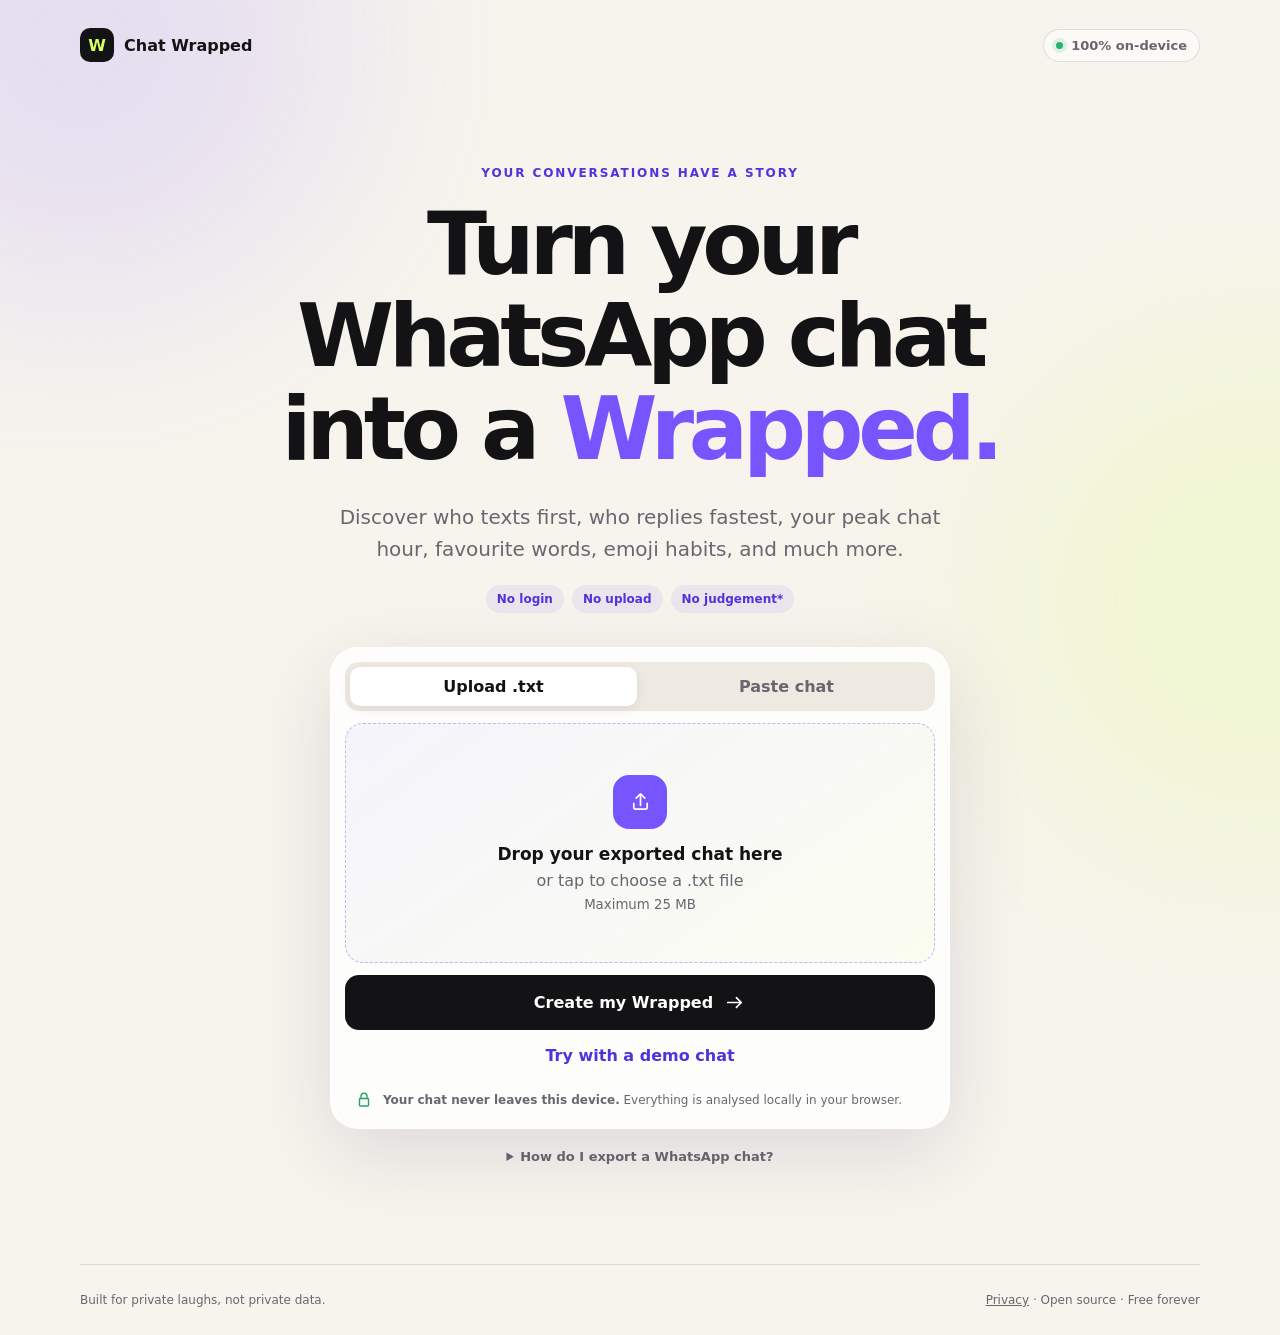
<file: index.html>
<!doctype html>
<html lang="en">
  <head>
    <meta charset="UTF-8" />
    <meta name="viewport" content="width=device-width, initial-scale=1.0" />
    <meta
      name="description"
      content="Turn an exported WhatsApp chat into a private, shareable Chat Wrapped."
    />
    <title>Chat Wrapped - Your WhatsApp story, decoded</title>
    <link rel="stylesheet" href="styles.css" />
  </head>
  <body>
    <div class="ambient ambient-one"></div>
    <div class="ambient ambient-two"></div>

    <header class="site-header">
      <a class="brand" href="#" aria-label="Chat Wrapped home">
        <span class="brand-mark">W</span>
        <span>Chat Wrapped</span>
      </a>
      <span class="privacy-pill"><span class="privacy-dot"></span> 100% on-device</span>
    </header>

    <main>
      <section class="hero" id="hero">
        <div class="eyebrow">Your conversations have a story</div>
        <h1>Turn your WhatsApp chat into a <span>Wrapped.</span></h1>
        <p class="hero-copy">
          Discover who texts first, who replies fastest, your peak chat hour,
          favourite words, emoji habits, and much more.
        </p>

        <div class="hero-badges">
          <span>No login</span>
          <span>No upload</span>
          <span>No judgement*</span>
        </div>

        <div class="upload-card">
          <div class="step-tabs" role="tablist" aria-label="Input method">
            <button class="tab active" data-tab="file" role="tab">Upload .txt</button>
            <button class="tab" data-tab="paste" role="tab">Paste chat</button>
          </div>

          <div class="tab-panel active" id="file-panel">
            <label class="drop-zone" id="drop-zone" for="file-input">
              <input id="file-input" type="file" accept=".txt,text/plain" />
              <span class="upload-icon">
                <svg viewBox="0 0 24 24" aria-hidden="true">
                  <path d="M12 16V4m0 0L7.5 8.5M12 4l4.5 4.5M5 14v4a2 2 0 0 0 2 2h10a2 2 0 0 0 2-2v-4" />
                </svg>
              </span>
              <strong>Drop your exported chat here</strong>
              <span>or tap to choose a .txt file</span>
              <small id="file-name">Maximum 25 MB</small>
            </label>
          </div>

          <div class="tab-panel" id="paste-panel">
            <textarea
              id="chat-input"
              rows="8"
              placeholder="Paste exported WhatsApp chat here..."
              spellcheck="false"
            ></textarea>
          </div>

          <div class="error-message" id="error-message" role="alert"></div>
          <button class="primary-button" id="analyse-button">
            Create my Wrapped
            <svg viewBox="0 0 24 24" aria-hidden="true">
              <path d="M5 12h14m-5-5 5 5-5 5" />
            </svg>
          </button>
          <button class="demo-button" id="demo-button">Try with a demo chat</button>

          <div class="privacy-note">
            <svg viewBox="0 0 24 24" aria-hidden="true">
              <path d="M8 10V7a4 4 0 0 1 8 0v3m-9 0h10a1 1 0 0 1 1 1v8a1 1 0 0 1-1 1H7a1 1 0 0 1-1-1v-8a1 1 0 0 1 1-1Z" />
            </svg>
            <span><strong>Your chat never leaves this device.</strong> Everything is analysed locally in your browser.</span>
          </div>
        </div>

        <details class="export-help">
          <summary>How do I export a WhatsApp chat?</summary>
          <div>
            <p><strong>Android:</strong> Open chat → ⋮ → More → Export chat → Without media.</p>
            <p><strong>iPhone:</strong> Open chat → tap contact/group name → Export Chat → Without Media.</p>
          </div>
        </details>
      </section>

      <section class="results hidden" id="results">
        <div class="results-header">
          <div>
            <div class="eyebrow">The receipts are in</div>
            <h2 id="results-title">Your Chat Wrapped</h2>
            <p id="date-range"></p>
          </div>
          <button class="secondary-button" id="new-chat-button">Analyse another</button>
        </div>

        <div class="spotlight-grid">
          <article class="stat-card hero-stat purple">
            <span class="card-kicker">Total messages</span>
            <strong id="total-messages">0</strong>
            <p id="total-subtext"></p>
            <div class="mini-bars" id="message-bars"></div>
          </article>

          <article class="stat-card hero-stat lime">
            <span class="card-kicker">Conversation starter</span>
            <strong id="starter-name">-</strong>
            <p id="starter-subtext"></p>
            <div class="award-icon">01</div>
          </article>
        </div>

        <div class="stat-grid">
          <article class="stat-card">
            <span class="card-kicker">Fastest replier</span>
            <strong id="fastest-name">-</strong>
            <p id="fastest-time"></p>
          </article>
          <article class="stat-card">
            <span class="card-kicker">Peak chat hour</span>
            <strong id="peak-hour">-</strong>
            <p id="peak-hour-subtext"></p>
          </article>
          <article class="stat-card">
            <span class="card-kicker">Longest streak</span>
            <strong id="longest-streak">-</strong>
            <p>consecutive days of messages</p>
          </article>
          <article class="stat-card">
            <span class="card-kicker">Longest message</span>
            <strong id="longest-message">-</strong>
            <p id="longest-message-subtext"></p>
          </article>
        </div>

        <div class="insights-grid">
          <article class="panel">
            <div class="panel-heading">
              <div>
                <span class="card-kicker">The balance of power</span>
                <h3>Message scoreboard</h3>
              </div>
            </div>
            <div id="participant-list" class="participant-list"></div>
          </article>

          <article class="panel">
            <div class="panel-heading">
              <div>
                <span class="card-kicker">Your shared language</span>
                <h3>Top words</h3>
              </div>
            </div>
            <div id="word-cloud" class="word-cloud"></div>
          </article>

          <article class="panel emoji-panel">
            <div class="panel-heading">
              <div>
                <span class="card-kicker">Emotional vocabulary</span>
                <h3>Emoji leaderboard</h3>
              </div>
            </div>
            <div id="emoji-list" class="emoji-list"></div>
          </article>

          <article class="panel activity-panel">
            <div class="panel-heading">
              <div>
                <span class="card-kicker">When you come alive</span>
                <h3>Weekly activity</h3>
              </div>
            </div>
            <div id="day-chart" class="day-chart"></div>
          </article>
        </div>

        <section class="share-section">
          <div class="share-copy">
            <div class="eyebrow">Made for the group chat</div>
            <h2>Download your share card</h2>
            <p>Names are shortened and message contents are never shown on the card.</p>
          </div>
          <div class="share-layout">
            <canvas id="share-canvas" width="1080" height="1350"></canvas>
            <div class="share-actions">
              <label>
                Card theme
                <select id="theme-select">
                  <option value="midnight">Midnight</option>
                  <option value="lime">Electric lime</option>
                  <option value="sunset">Sunset</option>
                </select>
              </label>
              <button class="primary-button" id="download-button">Download card</button>
              <button class="secondary-button" id="share-button">Share card</button>
            </div>
          </div>
        </section>

        <p class="fine-print">
          *This is entertainment, not relationship science. Reply times exclude gaps longer than 12 hours.
        </p>
      </section>
    </main>

    <footer>
      Built for private laughs, not private data.
      <span><a href="privacy.html">Privacy</a> · Open source · Free forever</span>
    </footer>

    <script src="app.js"></script>
  </body>
</html>
</file>
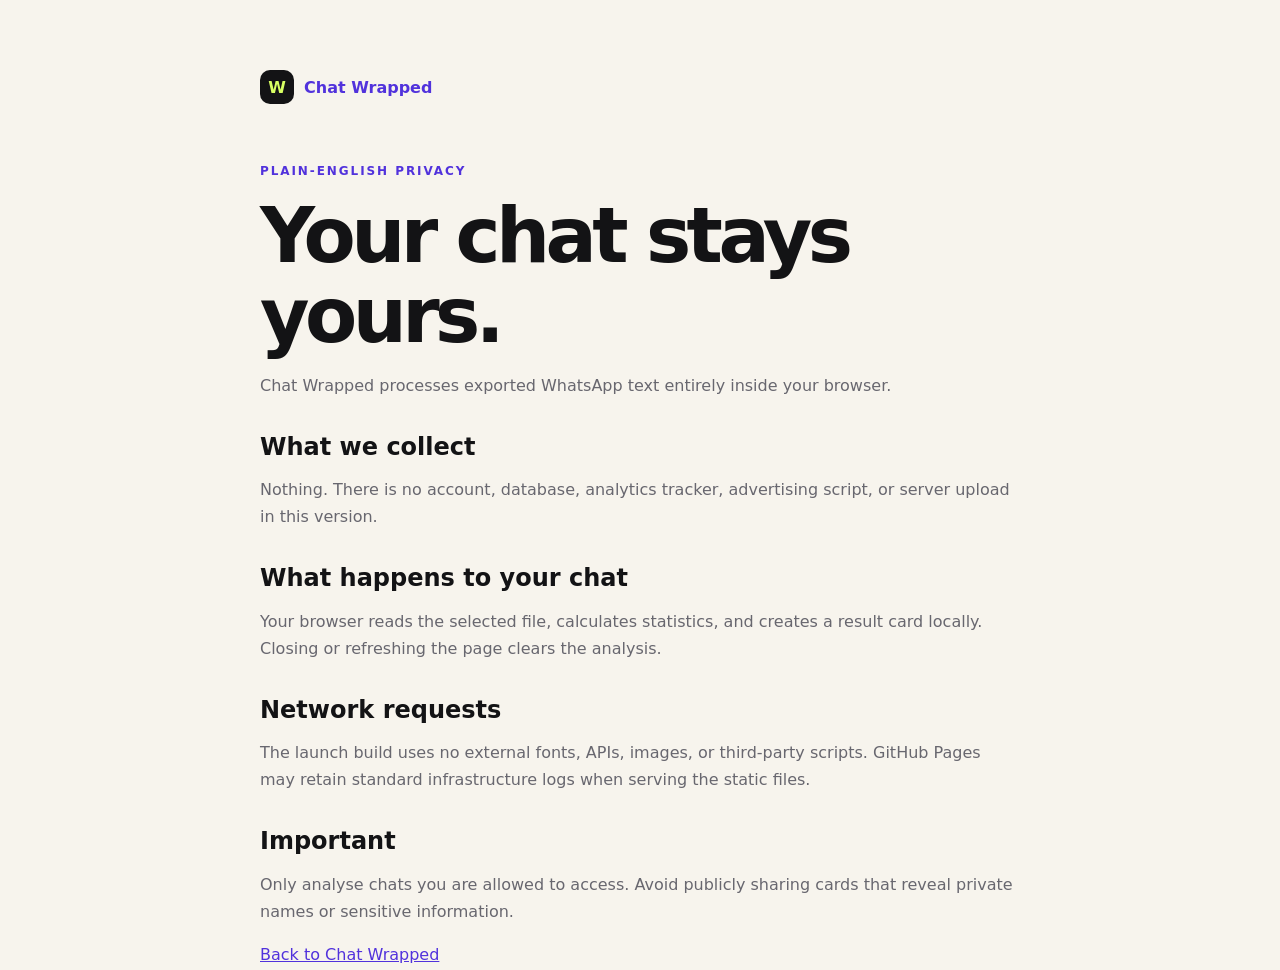
<file: privacy.html>
<!doctype html>
<html lang="en">
  <head>
    <meta charset="UTF-8" />
    <meta name="viewport" content="width=device-width, initial-scale=1.0" />
    <meta name="description" content="Chat Wrapped privacy policy." />
    <title>Privacy - Chat Wrapped</title>
    <link rel="stylesheet" href="styles.css" />
    <style>
      .privacy-page { max-width: 760px; margin: 70px auto 120px; }
      .privacy-page h1 { font-size: clamp(42px, 8vw, 76px); }
      .privacy-page h2 { margin-top: 36px; font-size: 24px; }
      .privacy-page p, .privacy-page li { color: var(--muted); line-height: 1.7; }
      .privacy-page a { color: var(--purple-dark); }
    </style>
  </head>
  <body>
    <main class="privacy-page">
      <a class="brand" href="index.html"><span class="brand-mark">W</span><span>Chat Wrapped</span></a>
      <div class="eyebrow" style="margin-top: 60px">Plain-English privacy</div>
      <h1>Your chat stays yours.</h1>
      <p>Chat Wrapped processes exported WhatsApp text entirely inside your browser.</p>
      <h2>What we collect</h2>
      <p>Nothing. There is no account, database, analytics tracker, advertising script, or server upload in this version.</p>
      <h2>What happens to your chat</h2>
      <p>Your browser reads the selected file, calculates statistics, and creates a result card locally. Closing or refreshing the page clears the analysis.</p>
      <h2>Network requests</h2>
      <p>The launch build uses no external fonts, APIs, images, or third-party scripts. GitHub Pages may retain standard infrastructure logs when serving the static files.</p>
      <h2>Important</h2>
      <p>Only analyse chats you are allowed to access. Avoid publicly sharing cards that reveal private names or sensitive information.</p>
      <p><a href="index.html">Back to Chat Wrapped</a></p>
    </main>
  </body>
</html>
</file>
<file: styles.css>
:root {
  --ink: #131315;
  --muted: #68676f;
  --paper: #f7f4ed;
  --white: #fff;
  --purple: #7655ff;
  --purple-dark: #5132dc;
  --lime: #d8ff63;
  --line: rgba(19, 19, 21, 0.12);
  --shadow: 0 24px 80px rgba(36, 25, 82, 0.12);
}

* {
  box-sizing: border-box;
}

html {
  scroll-behavior: smooth;
}

body {
  margin: 0;
  min-height: 100vh;
  overflow-x: hidden;
  background: var(--paper);
  color: var(--ink);
  font-family: Inter, ui-sans-serif, system-ui, -apple-system, BlinkMacSystemFont, "Segoe UI", sans-serif;
}

button,
textarea,
select {
  font: inherit;
}

button {
  cursor: pointer;
}

.ambient {
  position: fixed;
  z-index: -1;
  width: 520px;
  height: 520px;
  border-radius: 50%;
  filter: blur(110px);
  opacity: 0.2;
  pointer-events: none;
}

.ambient-one {
  top: -220px;
  left: -180px;
  background: #9f86ff;
}

.ambient-two {
  right: -240px;
  top: 340px;
  background: #d8ff63;
}

.site-header {
  width: min(1120px, calc(100% - 40px));
  margin: 0 auto;
  padding: 28px 0;
  display: flex;
  justify-content: space-between;
  align-items: center;
}

.brand {
  display: inline-flex;
  align-items: center;
  gap: 10px;
  color: var(--ink);
  text-decoration: none;
  font-family: inherit;
  font-weight: 800;
}

.brand-mark {
  display: grid;
  width: 34px;
  height: 34px;
  place-items: center;
  border-radius: 10px;
  background: var(--ink);
  color: var(--lime);
}

.privacy-pill {
  display: inline-flex;
  align-items: center;
  gap: 8px;
  padding: 8px 12px;
  border: 1px solid var(--line);
  border-radius: 999px;
  background: rgba(255, 255, 255, 0.55);
  color: var(--muted);
  font-size: 13px;
  font-weight: 600;
}

.privacy-dot {
  width: 7px;
  height: 7px;
  border-radius: 50%;
  background: #24b46b;
  box-shadow: 0 0 0 4px rgba(36, 180, 107, 0.13);
}

main {
  width: min(1120px, calc(100% - 40px));
  margin: 0 auto;
}

.hero {
  padding: 76px 0 100px;
  text-align: center;
}

.eyebrow {
  margin-bottom: 18px;
  color: var(--purple-dark);
  font-size: 12px;
  font-weight: 800;
  letter-spacing: 0.16em;
  text-transform: uppercase;
}

h1,
h2,
h3 {
  margin: 0;
  font-family: inherit;
  line-height: 1.05;
}

h1 {
  max-width: 840px;
  margin-inline: auto;
  font-size: clamp(48px, 8vw, 88px);
  letter-spacing: -0.06em;
}

h1 span {
  color: var(--purple);
}

.hero-copy {
  max-width: 650px;
  margin: 26px auto 20px;
  color: var(--muted);
  font-size: clamp(17px, 2vw, 20px);
  line-height: 1.6;
}

.hero-badges {
  display: flex;
  justify-content: center;
  flex-wrap: wrap;
  gap: 8px;
  margin-bottom: 34px;
}

.hero-badges span {
  padding: 7px 11px;
  border-radius: 999px;
  background: rgba(118, 85, 255, 0.09);
  color: var(--purple-dark);
  font-size: 12px;
  font-weight: 700;
}

.upload-card {
  width: min(620px, 100%);
  margin: 0 auto;
  padding: 14px;
  border: 1px solid rgba(255, 255, 255, 0.7);
  border-radius: 28px;
  background: rgba(255, 255, 255, 0.76);
  box-shadow: var(--shadow);
  backdrop-filter: blur(18px);
}

.step-tabs {
  display: grid;
  grid-template-columns: 1fr 1fr;
  gap: 6px;
  padding: 5px;
  border-radius: 14px;
  background: #eeeae2;
}

.tab {
  border: 0;
  border-radius: 10px;
  padding: 10px;
  background: transparent;
  color: var(--muted);
  font-weight: 700;
}

.tab.active {
  background: var(--white);
  color: var(--ink);
  box-shadow: 0 3px 12px rgba(22, 16, 40, 0.08);
}

.tab-panel {
  display: none;
  margin-top: 12px;
}

.tab-panel.active {
  display: block;
}

.drop-zone {
  min-height: 240px;
  padding: 32px 22px;
  display: flex;
  flex-direction: column;
  justify-content: center;
  align-items: center;
  gap: 7px;
  border: 1.5px dashed rgba(118, 85, 255, 0.42);
  border-radius: 18px;
  background: linear-gradient(145deg, rgba(118, 85, 255, 0.055), rgba(216, 255, 99, 0.07));
  transition: 180ms ease;
}

.drop-zone.dragging,
.drop-zone:hover {
  border-color: var(--purple);
  background: rgba(118, 85, 255, 0.08);
  transform: translateY(-1px);
}

.drop-zone input {
  display: none;
}

.drop-zone strong {
  font-size: 17px;
}

.drop-zone > span:not(.upload-icon),
.drop-zone small {
  color: var(--muted);
}

.upload-icon {
  display: grid;
  width: 54px;
  height: 54px;
  margin-bottom: 8px;
  place-items: center;
  border-radius: 16px;
  background: var(--purple);
  color: var(--white);
}

.upload-icon svg,
.primary-button svg,
.privacy-note svg {
  width: 23px;
  fill: none;
  stroke: currentColor;
  stroke-width: 1.8;
  stroke-linecap: round;
  stroke-linejoin: round;
}

textarea {
  width: 100%;
  min-height: 240px;
  resize: vertical;
  border: 1px solid var(--line);
  border-radius: 18px;
  padding: 18px;
  outline: 0;
  background: #fbfaf7;
  color: var(--ink);
  line-height: 1.55;
}

textarea:focus {
  border-color: var(--purple);
  box-shadow: 0 0 0 4px rgba(118, 85, 255, 0.1);
}

.primary-button,
.secondary-button,
.demo-button {
  border: 0;
  border-radius: 14px;
  font-weight: 800;
  transition: 160ms ease;
}

.primary-button {
  width: 100%;
  margin-top: 12px;
  padding: 16px 20px;
  display: flex;
  justify-content: center;
  align-items: center;
  gap: 10px;
  background: var(--ink);
  color: var(--white);
}

.primary-button:hover {
  background: var(--purple-dark);
  transform: translateY(-1px);
}

.primary-button:disabled {
  cursor: wait;
  opacity: 0.6;
}

.demo-button {
  margin: 8px 0 4px;
  padding: 8px 14px;
  background: transparent;
  color: var(--purple-dark);
}

.demo-button:hover {
  background: rgba(118, 85, 255, 0.08);
}

.privacy-note {
  display: flex;
  align-items: center;
  gap: 10px;
  padding: 14px 10px 5px;
  color: var(--muted);
  text-align: left;
  font-size: 12px;
  line-height: 1.4;
}

.privacy-note svg {
  width: 18px;
  flex: 0 0 auto;
  color: #24a365;
}

.error-message {
  display: none;
  margin-top: 10px;
  padding: 11px 13px;
  border-radius: 10px;
  background: #fff0ee;
  color: #a62c20;
  text-align: left;
  font-size: 13px;
  font-weight: 600;
}

.error-message.visible {
  display: block;
}

.export-help {
  width: min(620px, 100%);
  margin: 20px auto 0;
  color: var(--muted);
  text-align: left;
  font-size: 13px;
}

.export-help summary {
  cursor: pointer;
  text-align: center;
  font-weight: 700;
}

.export-help div {
  margin-top: 12px;
  padding: 14px 18px;
  border: 1px solid var(--line);
  border-radius: 14px;
  background: rgba(255, 255, 255, 0.52);
}

.results {
  padding: 48px 0 80px;
}

.hidden {
  display: none;
}

.results-header {
  margin-bottom: 34px;
  display: flex;
  justify-content: space-between;
  align-items: end;
  gap: 20px;
}

.results-header h2,
.share-copy h2 {
  font-size: clamp(36px, 5vw, 60px);
  letter-spacing: -0.05em;
}

.results-header p {
  margin: 10px 0 0;
  color: var(--muted);
}

.secondary-button {
  padding: 12px 16px;
  border: 1px solid var(--line);
  background: rgba(255, 255, 255, 0.62);
  color: var(--ink);
}

.secondary-button:hover {
  border-color: var(--purple);
  color: var(--purple-dark);
}

.spotlight-grid,
.stat-grid,
.insights-grid {
  display: grid;
  gap: 16px;
}

.spotlight-grid {
  grid-template-columns: 1.3fr 1fr;
}

.stat-grid {
  grid-template-columns: repeat(4, 1fr);
  margin-top: 16px;
}

.stat-card,
.panel {
  position: relative;
  overflow: hidden;
  border: 1px solid rgba(255, 255, 255, 0.8);
  border-radius: 24px;
  background: rgba(255, 255, 255, 0.72);
  box-shadow: 0 12px 34px rgba(36, 25, 82, 0.06);
}

.stat-card {
  min-height: 180px;
  padding: 24px;
}

.hero-stat {
  min-height: 270px;
  padding: 30px;
}

.stat-card.purple {
  background: var(--purple);
  color: var(--white);
}

.stat-card.lime {
  background: var(--lime);
}

.card-kicker {
  display: block;
  margin-bottom: 16px;
  color: var(--muted);
  font-size: 11px;
  font-weight: 800;
  letter-spacing: 0.12em;
  text-transform: uppercase;
}

.purple .card-kicker,
.purple p {
  color: rgba(255, 255, 255, 0.74);
}

.stat-card strong {
  display: block;
  font-family: inherit;
  font-size: clamp(28px, 4vw, 50px);
  line-height: 1;
  letter-spacing: -0.045em;
}

.hero-stat strong {
  font-size: clamp(48px, 7vw, 78px);
}

.stat-card p {
  margin: 12px 0 0;
  color: var(--muted);
  font-size: 13px;
}

.award-icon {
  position: absolute;
  right: -15px;
  bottom: -25px;
  color: rgba(19, 19, 21, 0.1);
  font-family: inherit;
  font-size: 130px;
  font-weight: 800;
  line-height: 1;
}

.mini-bars {
  position: absolute;
  right: 30px;
  bottom: 28px;
  left: 30px;
  height: 44px;
  display: flex;
  align-items: end;
  gap: 5px;
  opacity: 0.6;
}

.mini-bars span {
  flex: 1;
  min-height: 5px;
  border-radius: 4px 4px 1px 1px;
  background: var(--white);
}

.insights-grid {
  grid-template-columns: 1fr 1fr;
  margin-top: 16px;
}

.panel {
  min-height: 330px;
  padding: 28px;
}

.panel-heading {
  margin-bottom: 28px;
  display: flex;
  justify-content: space-between;
  align-items: center;
}

.panel-heading .card-kicker {
  margin-bottom: 9px;
}

.panel h3 {
  font-size: 25px;
  letter-spacing: -0.03em;
}

.participant-row {
  margin-bottom: 20px;
}

.participant-meta {
  margin-bottom: 8px;
  display: flex;
  justify-content: space-between;
  gap: 10px;
  font-size: 13px;
  font-weight: 700;
}

.participant-meta span:last-child {
  color: var(--muted);
}

.progress-track {
  height: 11px;
  overflow: hidden;
  border-radius: 99px;
  background: #ebe8e2;
}

.progress-fill {
  height: 100%;
  border-radius: inherit;
  background: var(--purple);
}

.participant-row:nth-child(2) .progress-fill {
  background: #b991ff;
}

.participant-row:nth-child(3) .progress-fill {
  background: #e1b544;
}

.word-cloud {
  min-height: 220px;
  display: flex;
  flex-wrap: wrap;
  justify-content: center;
  align-content: center;
  gap: 8px 15px;
}

.word-cloud span {
  color: var(--purple-dark);
  font-weight: 800;
  line-height: 1;
}

.emoji-list {
  display: grid;
  grid-template-columns: repeat(5, 1fr);
  gap: 10px;
}

.emoji-item {
  padding: 14px 8px;
  border-radius: 16px;
  background: #f0ede7;
  text-align: center;
}

.emoji-item strong {
  display: block;
  margin-bottom: 5px;
  font-size: 30px;
}

.emoji-item span {
  color: var(--muted);
  font-size: 11px;
  font-weight: 700;
}

.day-chart {
  min-height: 220px;
  display: flex;
  align-items: end;
  gap: 10px;
}

.day-column {
  height: 200px;
  flex: 1;
  display: flex;
  flex-direction: column;
  justify-content: end;
  align-items: center;
  gap: 8px;
}

.day-bar {
  width: 100%;
  min-height: 3px;
  border-radius: 8px 8px 3px 3px;
  background: linear-gradient(var(--purple), #a58eff);
}

.day-column span {
  color: var(--muted);
  font-size: 10px;
  font-weight: 700;
}

.share-section {
  margin-top: 48px;
  padding-top: 48px;
  border-top: 1px solid var(--line);
}

.share-copy {
  max-width: 650px;
}

.share-copy p {
  color: var(--muted);
}

.share-layout {
  margin-top: 30px;
  display: grid;
  grid-template-columns: minmax(0, 420px) 260px;
  gap: 30px;
  align-items: start;
}

#share-canvas {
  width: 100%;
  border-radius: 22px;
  box-shadow: var(--shadow);
}

.share-actions {
  display: grid;
  gap: 10px;
}

.share-actions label {
  color: var(--muted);
  font-size: 12px;
  font-weight: 700;
}

.share-actions select {
  width: 100%;
  margin-top: 7px;
  padding: 13px;
  border: 1px solid var(--line);
  border-radius: 12px;
  background: var(--white);
  color: var(--ink);
}

.share-actions .primary-button {
  margin-top: 6px;
}

.fine-print {
  margin-top: 30px;
  color: var(--muted);
  font-size: 11px;
}

footer {
  width: min(1120px, calc(100% - 40px));
  margin: 0 auto;
  padding: 28px 0;
  border-top: 1px solid var(--line);
  color: var(--muted);
  font-size: 12px;
}

footer span {
  float: right;
}

footer a {
  color: inherit;
}

@media (max-width: 850px) {
  .hero {
    padding-top: 48px;
  }

  .spotlight-grid,
  .insights-grid {
    grid-template-columns: 1fr;
  }

  .stat-grid {
    grid-template-columns: 1fr 1fr;
  }
}

@media (max-width: 620px) {
  .site-header,
  main,
  footer {
    width: min(100% - 24px, 1120px);
  }

  .site-header {
    padding-top: 18px;
  }

  .privacy-pill {
    font-size: 0;
  }

  .privacy-pill::after {
    content: "Private";
    font-size: 12px;
  }

  .hero {
    padding: 38px 0 70px;
  }

  h1 {
    font-size: clamp(44px, 14vw, 68px);
  }

  .upload-card {
    border-radius: 22px;
  }

  .drop-zone {
    min-height: 210px;
  }

  .results-header {
    align-items: start;
    flex-direction: column;
  }

  .stat-grid {
    grid-template-columns: 1fr;
  }

  .hero-stat {
    min-height: 240px;
  }

  .panel {
    padding: 22px;
  }

  .emoji-list {
    grid-template-columns: repeat(5, minmax(52px, 1fr));
    overflow-x: auto;
  }

  .share-layout {
    grid-template-columns: 1fr;
  }

  footer span {
    display: block;
    float: none;
    margin-top: 6px;
  }
}

@media (prefers-reduced-motion: reduce) {
  * {
    scroll-behavior: auto !important;
    transition: none !important;
  }
}
</file>
